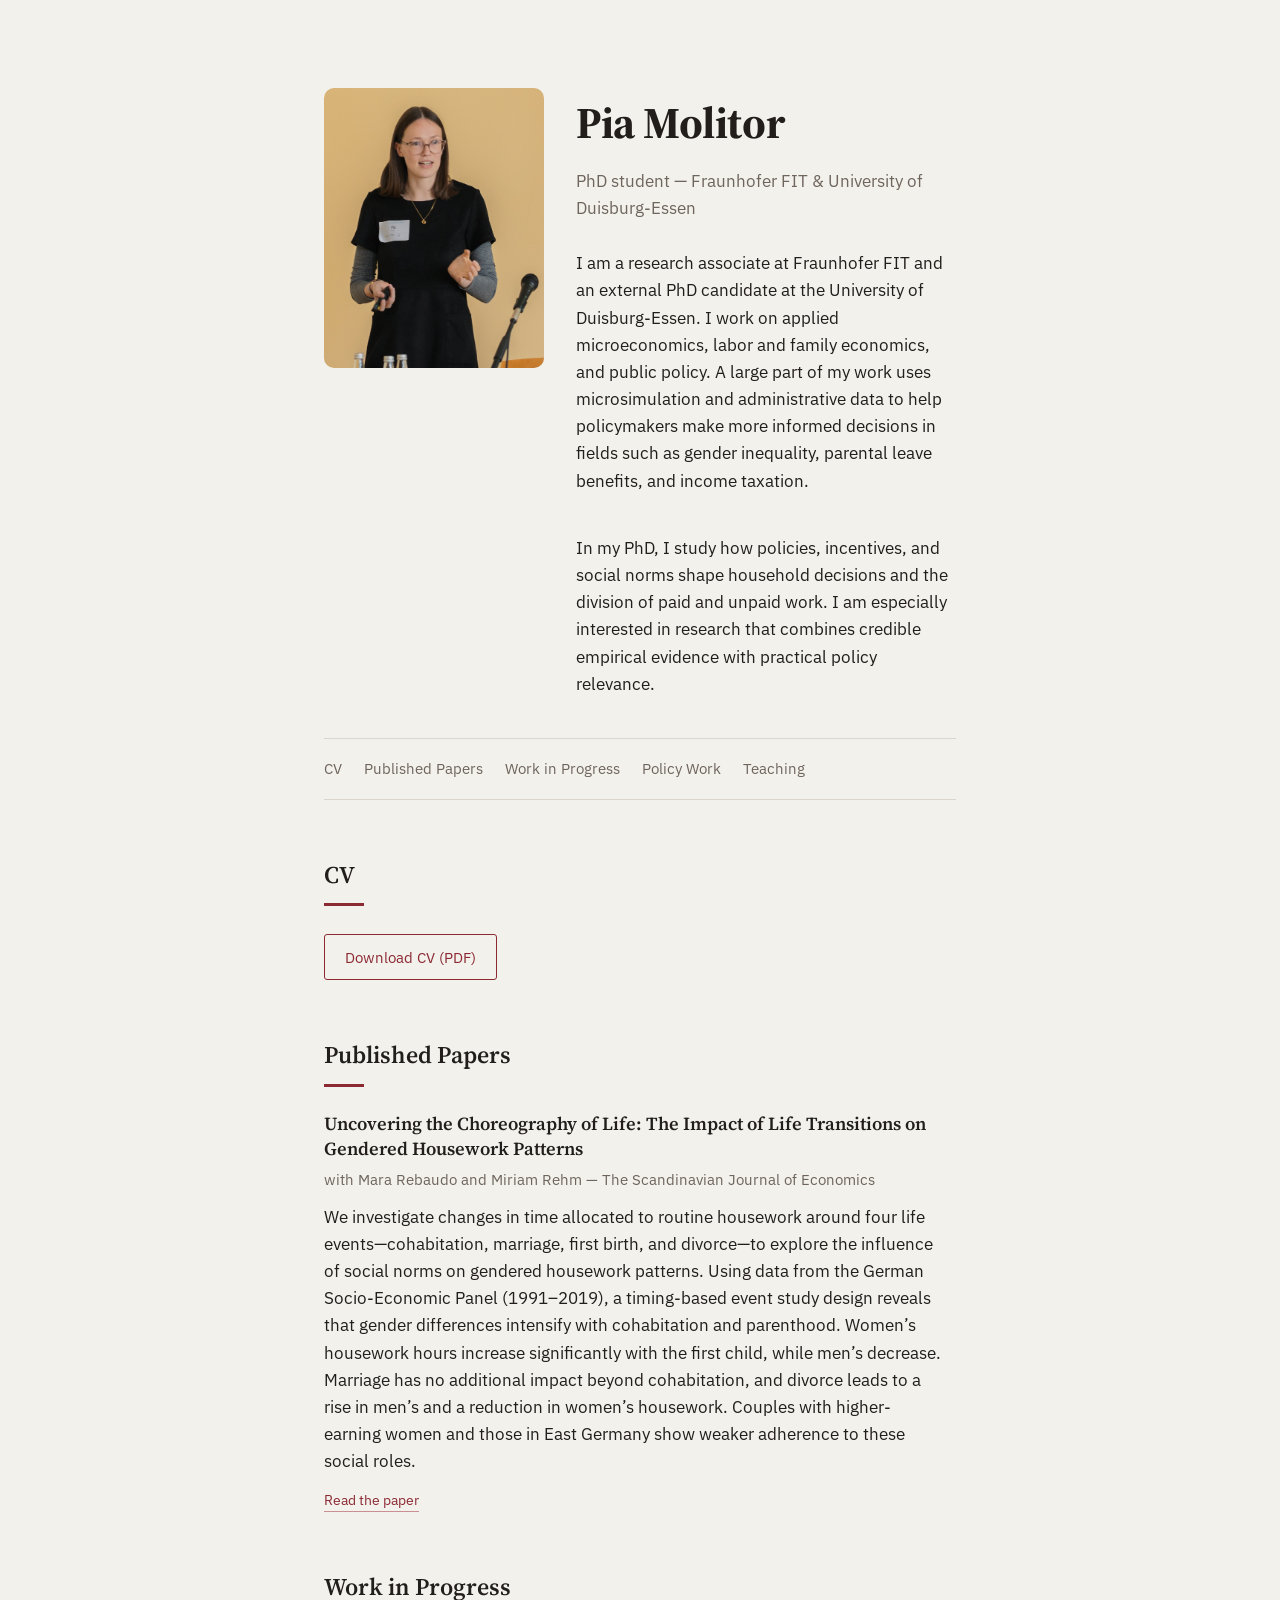
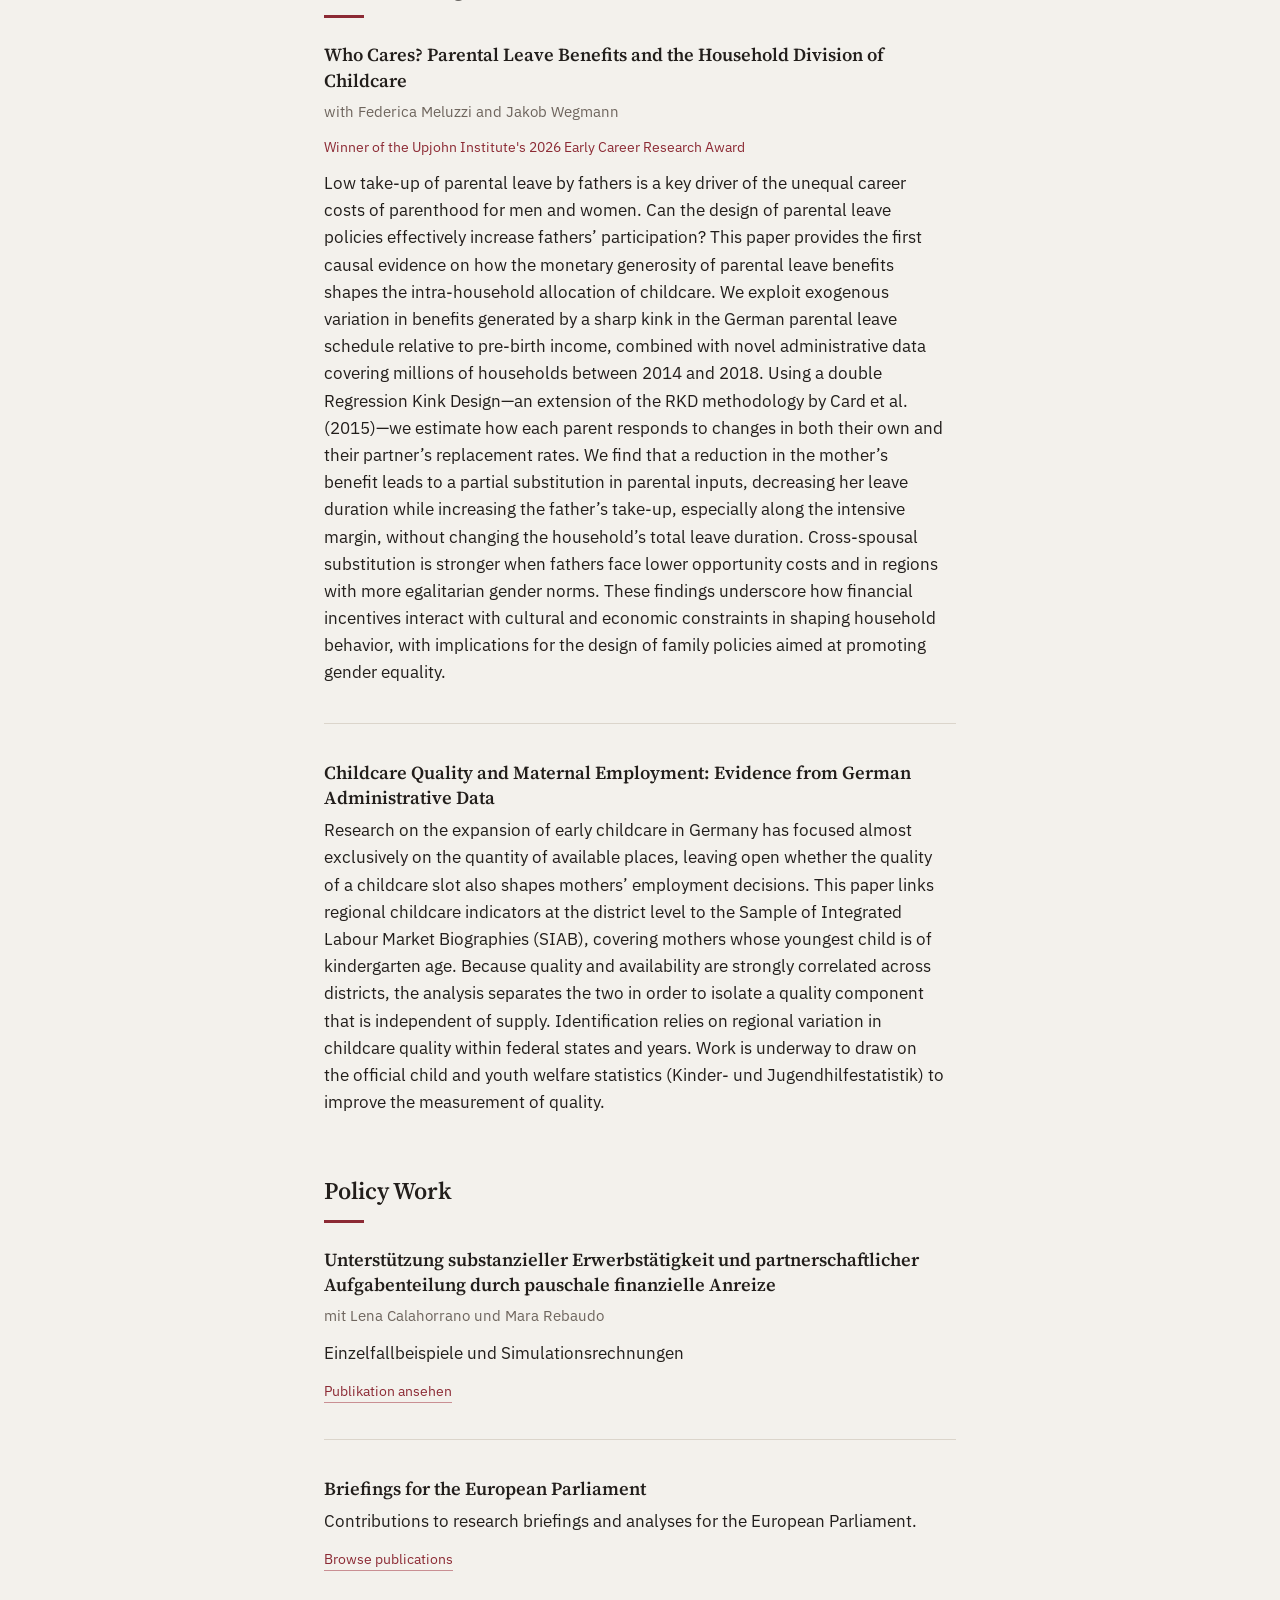
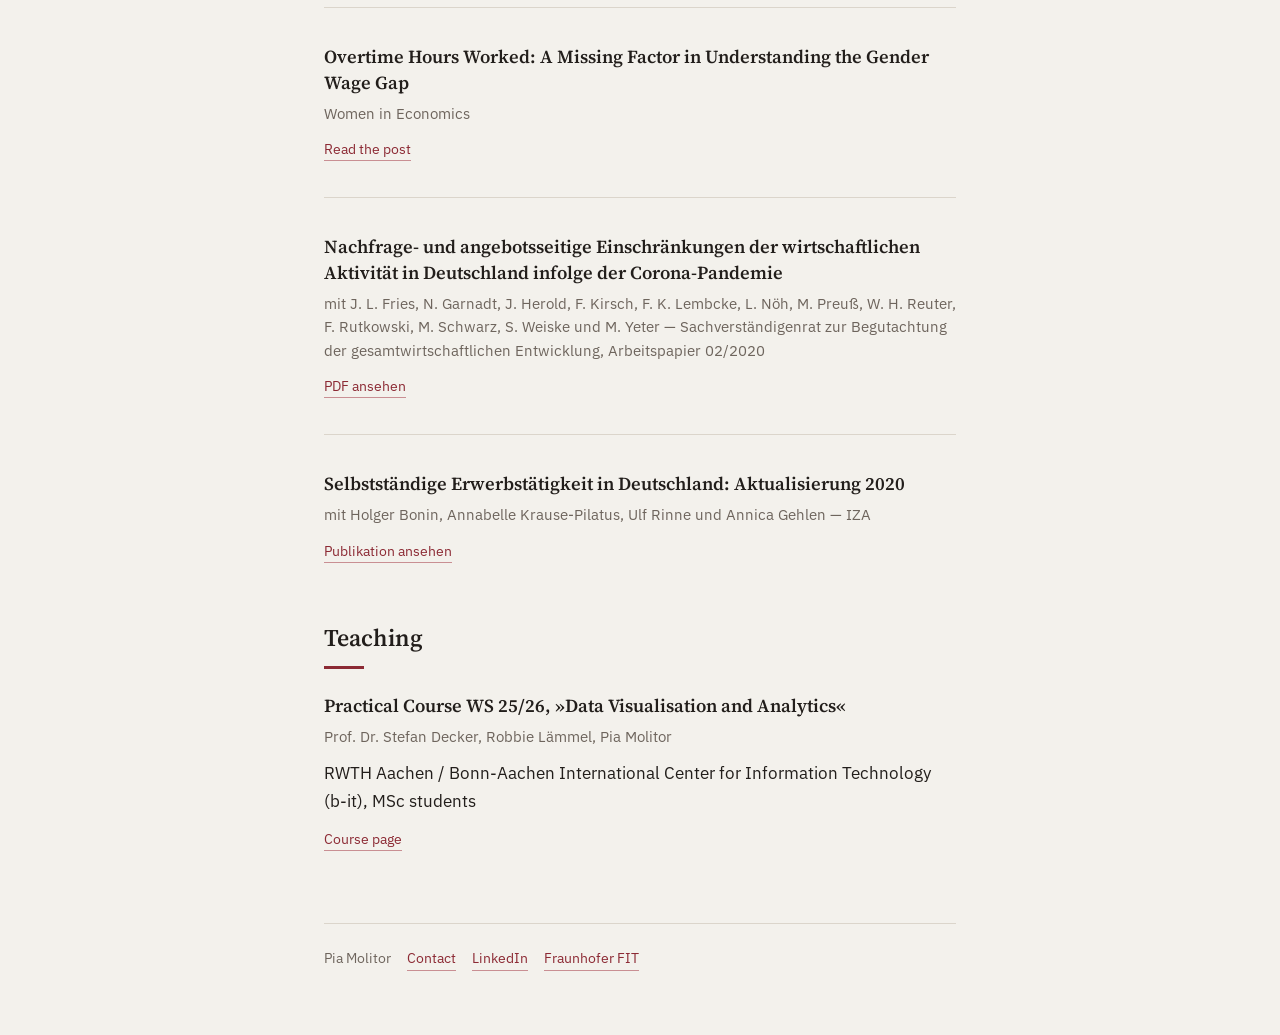
<file: index.html>
<!DOCTYPE html>
<html lang="en">
<head>
<meta charset="UTF-8">
<meta name="viewport" content="width=device-width, initial-scale=1.0">
<title>Pia Molitor</title>
<meta name="description" content="Pia Molitor — PhD student, Fraunhofer FIT and University of Duisburg-Essen. Research on labor and family policy.">
<link rel="preconnect" href="https://fonts.googleapis.com">
<link rel="preconnect" href="https://fonts.gstatic.com" crossorigin>
<link href="https://fonts.googleapis.com/css2?family=Source+Serif+4:opsz,wght@8..60,400;8..60,600;8..60,700&family=IBM+Plex+Sans:wght@400;500;600&display=swap" rel="stylesheet">
<link rel="stylesheet" href="style.css">
</head>
<body>

<div class="page">

  <header class="intro">
    <img class="portrait" src="images/photo.jpg" alt="Portrait of Pia Molitor">

    <div class="intro-text">
      <h1>Pia Molitor</h1>
      <p class="role">PhD student &mdash; Fraunhofer FIT &amp; University of Duisburg-Essen</p>

      <p class="bio">
        I am a research associate at Fraunhofer FIT and an external PhD candidate at the
        University of Duisburg-Essen. I work on applied microeconomics, labor and family
        economics, and public policy. A large part of my work uses microsimulation and
        administrative data to help policymakers make more informed decisions in fields
        such as gender inequality, parental leave benefits, and income taxation.
      </p>

      <p class="bio">
        In my PhD, I study how policies, incentives, and social norms shape household
        decisions and the division of paid and unpaid work. I am especially interested in
        research that combines credible empirical evidence with practical policy relevance.
      </p>
    </div>
  </header>

  <nav class="sections">
    <a href="#cv">CV</a>
    <a href="#published-papers">Published Papers</a>
    <a href="#work-in-progress">Work in Progress</a>
    <a href="#policy-work">Policy Work</a>
    <a href="#teaching">Teaching</a>
  </nav>

  <main>

    <section id="cv">
      <h2>CV</h2>
      <a class="cv-button" href="files/molitor_cv.pdf">Download CV (PDF)</a>
    </section>

    <section id="published-papers">
      <h2>Published Papers</h2>

      <article class="paper">
        <h3>Uncovering the Choreography of Life: The Impact of Life Transitions on Gendered Housework Patterns</h3>
        <p class="coauthors">with Mara Rebaudo and Miriam Rehm &mdash; The Scandinavian Journal of Economics</p>
        <p class="paper-desc">
          We investigate changes in time allocated to routine housework around four life
          events&mdash;cohabitation, marriage, first birth, and divorce&mdash;to explore the
          influence of social norms on gendered housework patterns. Using data from the
          German Socio-Economic Panel (1991&ndash;2019), a timing-based event study design
          reveals that gender differences intensify with cohabitation and parenthood.
          Women&rsquo;s housework hours increase significantly with the first child, while
          men&rsquo;s decrease. Marriage has no additional impact beyond cohabitation, and
          divorce leads to a rise in men&rsquo;s and a reduction in women&rsquo;s housework.
          Couples with higher-earning women and those in East Germany show weaker adherence
          to these social roles.
        </p>
        <p class="paper-links">
          <a href="https://onlinelibrary.wiley.com/doi/10.1111/sjoe.70034">Read the paper</a>
        </p>
      </article>

    </section>

    <section id="work-in-progress">
      <h2>Work in Progress</h2>

      <article class="paper">
        <h3>Who Cares? Parental Leave Benefits and the Household Division of Childcare</h3>
        <p class="coauthors">with Federica Meluzzi and Jakob Wegmann</p>
        <p class="award">Winner of the Upjohn Institute's 2026 Early Career Research Award</p>
        <p class="paper-desc">
          Low take-up of parental leave by fathers is a key driver of the unequal career
          costs of parenthood for men and women. Can the design of parental leave policies
          effectively increase fathers&rsquo; participation? This paper provides the first
          causal evidence on how the monetary generosity of parental leave benefits shapes
          the intra-household allocation of childcare. We exploit exogenous variation in
          benefits generated by a sharp kink in the German parental leave schedule relative
          to pre-birth income, combined with novel administrative data covering millions of
          households between 2014 and 2018. Using a double Regression Kink Design&mdash;an
          extension of the RKD methodology by Card et al. (2015)&mdash;we estimate how each
          parent responds to changes in both their own and their partner&rsquo;s replacement
          rates. We find that a reduction in the mother&rsquo;s benefit leads to a partial
          substitution in parental inputs, decreasing her leave duration while increasing
          the father&rsquo;s take-up, especially along the intensive margin, without
          changing the household&rsquo;s total leave duration. Cross-spousal substitution is
          stronger when fathers face lower opportunity costs and in regions with more
          egalitarian gender norms. These findings underscore how financial incentives
          interact with cultural and economic constraints in shaping household behavior,
          with implications for the design of family policies aimed at promoting gender
          equality.
        </p>
      </article>

      <article class="paper">
        <h3>Childcare Quality and Maternal Employment: Evidence from German Administrative Data</h3>
        <p class="paper-desc">
          Research on the expansion of early childcare in Germany has focused almost
          exclusively on the quantity of available places, leaving open whether the quality
          of a childcare slot also shapes mothers&rsquo; employment decisions. This paper
          links regional childcare indicators at the district level to the Sample of
          Integrated Labour Market Biographies (SIAB), covering mothers whose youngest
          child is of kindergarten age. Because quality and availability are strongly
          correlated across districts, the analysis separates the two in order to isolate a
          quality component that is independent of supply. Identification relies on
          regional variation in childcare quality within federal states and years. Work is
          underway to draw on the official child and youth welfare statistics (Kinder- und
          Jugendhilfestatistik) to improve the measurement of quality.
        </p>
      </article>

    </section>

    <section id="policy-work">
      <h2>Policy Work</h2>

      <article class="paper">
        <h3>Unterstützung substanzieller Erwerbstätigkeit und partnerschaftlicher Aufgabenteilung durch pauschale finanzielle Anreize</h3>
        <p class="coauthors">mit Lena Calahorrano und Mara Rebaudo</p>
        <p class="paper-desc">
          Einzelfallbeispiele und Simulationsrechnungen
        </p>
        <p class="paper-links">
          <a href="https://publica.fraunhofer.de/entities/publication/b7f24b9c-77d6-4dd0-90d8-0292353b20f4">Publikation ansehen</a>
        </p>
      </article>

      <article class="paper">
        <h3>Briefings for the European Parliament</h3>
        <p class="paper-desc">
          Contributions to research briefings and analyses for the European Parliament.
        </p>
        <p class="paper-links">
          <a href="https://www.europarl.europa.eu/thinktank/en/research/advanced-search?textualSearch=&authors=237893&startDate=01%2F07%2F2019&endDate=&firstCameToPage=false">Browse publications</a>
        </p>
      </article>

      <article class="paper">
        <h3>Overtime Hours Worked: A Missing Factor in Understanding the Gender Wage Gap</h3>
        <p class="coauthors">Women in Economics</p>
        <p class="paper-links">
          <a href="https://www.women-in-economics.com/post/overtime-hours-worked-a-missing-factor-in-understanding-the-gender-wage-gap">Read the post</a>
        </p>
      </article>

      <article class="paper">
        <h3>Nachfrage- und angebotsseitige Einschränkungen der wirtschaftlichen Aktivität in Deutschland infolge der Corona-Pandemie</h3>
        <p class="coauthors">mit J. L. Fries, N. Garnadt, J. Herold, F. Kirsch, F. K. Lembcke, L. Nöh, M. Preuß, W. H. Reuter, F. Rutkowski, M. Schwarz, S. Weiske und M. Yeter &mdash; Sachverständigenrat zur Begutachtung der gesamtwirtschaftlichen Entwicklung, Arbeitspapier 02/2020</p>
        <p class="paper-links">
          <a href="https://www.sachverstaendigenrat-wirtschaft.de/fileadmin/dateiablage/Arbeitspapiere/Arbeitspapier_02_2020.pdf">PDF ansehen</a>
        </p>
      </article>

      <article class="paper">
        <h3>Selbstständige Erwerbstätigkeit in Deutschland: Aktualisierung 2020</h3>
        <p class="coauthors">mit Holger Bonin, Annabelle Krause-Pilatus, Ulf Rinne und Annica Gehlen &mdash; IZA</p>
        <p class="paper-links">
          <a href="https://www.iza.org/en/publications/r/210/selbststandige-erwerbstatigkeit-in-deutschland-aktualisierung-2020">Publikation ansehen</a>
        </p>
      </article>

    </section>

    <section id="teaching">
      <h2>Teaching</h2>

      <article class="paper">
        <h3>Practical Course WS 25/26, &raquo;Data Visualisation and Analytics&laquo;</h3>
        <p class="coauthors">Prof. Dr. Stefan Decker, Robbie Lämmel, Pia Molitor</p>
        <p class="paper-desc">
          RWTH Aachen / Bonn-Aachen International Center for Information Technology (b-it),
          MSc students
        </p>
        <p class="paper-links">
          <a href="https://dbis.rwth-aachen.de/dbis/index.php/academics/courses/">Course page</a>
        </p>
      </article>

    </section>

  </main>

  <footer>
    <p class="footer-name">Pia Molitor</p>
    <a class="footer-contact" href="mailto:pia.hanna.molitor@fit.fraunhofer.de">Contact</a>
    <a class="footer-contact" href="https://www.linkedin.com/in/pia-molitor/">LinkedIn</a>
    <a class="footer-contact" href="https://www.fit.fraunhofer.de/de/geschaeftsfelder/mikrosimulation-und-oekonometrische-datenanalyse/team/molitor.html">Fraunhofer FIT</a>
  </footer>

</div>

</body>
</html>
</file>
<file: style.css>
:root {
  --bg: #F3F1EC;
  --ink: #221E1B;
  --muted: #6E655D;
  --accent: #8C2A34;
  --accent-soft: #C98F93;
  --hairline: #DBD5CB;
  --serif: "Source Serif 4", Georgia, serif;
  --sans: "IBM Plex Sans", -apple-system, BlinkMacSystemFont, "Segoe UI", sans-serif;
}

* {
  box-sizing: border-box;
}

html {
  scroll-behavior: smooth;
}

body {
  margin: 0;
  background: var(--bg);
  color: var(--ink);
  font-family: var(--sans);
  font-size: 17px;
  line-height: 1.6;
  -webkit-font-smoothing: antialiased;
}

@media (prefers-reduced-motion: reduce) {
  html {
    scroll-behavior: auto;
  }
}

.page {
  max-width: 680px;
  margin: 0 auto;
  padding: 88px 24px 64px;
}

/* ---- Header ---- */

.intro {
  display: flex;
  gap: 32px;
  align-items: flex-start;
}

.portrait {
  width: 220px;
  height: 280px;
  border-radius: 10px;
  object-fit: cover;
  flex-shrink: 0;
  background: var(--hairline);
}

.intro-text {
  flex: 1;
  min-width: 0;
}

.intro h1 {
  font-family: var(--serif);
  font-weight: 700;
  font-size: 2.75rem;
  letter-spacing: -0.01em;
  margin: 0 0 10px;
}

.role {
  font-size: 1.05rem;
  color: var(--muted);
  margin: 0 0 28px;
}

.bio {
  max-width: 60ch;
  margin: 0 0 40px;
}

/* ---- Section nav ---- */

.sections {
  display: flex;
  flex-wrap: wrap;
  gap: 10px 22px;
  padding: 18px 0;
  border-top: 1px solid var(--hairline);
  border-bottom: 1px solid var(--hairline);
  margin-bottom: 56px;
}

.sections a {
  color: var(--muted);
  text-decoration: none;
  font-size: 0.92rem;
  transition: color 0.15s ease;
}

.sections a:hover {
  color: var(--accent);
}

/* ---- Sections ---- */

section {
  margin-bottom: 56px;
  scroll-margin-top: 32px;
}

section h2 {
  font-family: var(--serif);
  font-weight: 600;
  font-size: 1.5rem;
  margin: 0 0 4px;
  padding-bottom: 12px;
  position: relative;
}

section h2::after {
  content: "";
  position: absolute;
  left: 0;
  bottom: 0;
  width: 40px;
  height: 3px;
  background: var(--accent);
}

section > *:not(h2) {
  margin-top: 24px;
}

.empty-note {
  color: var(--muted);
  font-style: italic;
  font-size: 0.95rem;
}

/* ---- CV button ---- */

.cv-button {
  display: inline-block;
  color: var(--accent);
  text-decoration: none;
  border: 1px solid var(--accent);
  padding: 10px 20px;
  border-radius: 3px;
  font-size: 0.95rem;
  transition: background 0.15s ease, color 0.15s ease;
}

.cv-button:hover {
  background: var(--accent);
  color: #fff;
}

/* ---- Papers ---- */

.paper + .paper {
  margin-top: 36px;
  padding-top: 36px;
  border-top: 1px solid var(--hairline);
}

.paper h3 {
  font-family: var(--serif);
  font-weight: 600;
  font-size: 1.15rem;
  margin: 0 0 6px;
  line-height: 1.4;
}

.coauthors {
  color: var(--muted);
  font-size: 0.92rem;
  margin: 0 0 12px;
}

.paper-desc {
  margin: 0;
  max-width: 62ch;
}

.paper-links {
  margin-top: 12px;
  display: flex;
  gap: 18px;
}

.paper-links a {
  color: var(--accent);
  text-decoration: none;
  font-size: 0.9rem;
  border-bottom: 1px solid var(--accent-soft);
}

.paper-links a:hover {
  border-color: var(--accent);
}

/* ---- Footer ---- */

footer {
  margin-top: 72px;
  padding-top: 24px;
  border-top: 1px solid var(--hairline);
  display: flex;
  align-items: baseline;
  gap: 16px;
  color: var(--muted);
  font-size: 0.85rem;
}

.footer-name {
  margin: 0;
}

.footer-contact {
  color: var(--accent);
  text-decoration: none;
  border-bottom: 1px solid var(--accent-soft);
}

.footer-contact:hover {
  border-color: var(--accent);
}

/* ---- Mobile ---- */

.award {
  color: var(--accent);
  font-size: 0.9rem;
  margin: 0 0 12px;
}

@media (max-width: 480px) {
  .page {
    padding: 56px 20px 48px;
  }
  .intro {
    flex-direction: column;
    gap: 20px;
  }
  .portrait {
    width: 150px;
    height: 190px;
  }
  .intro h1 {
    font-size: 2.1rem;
  }
}
</file>
